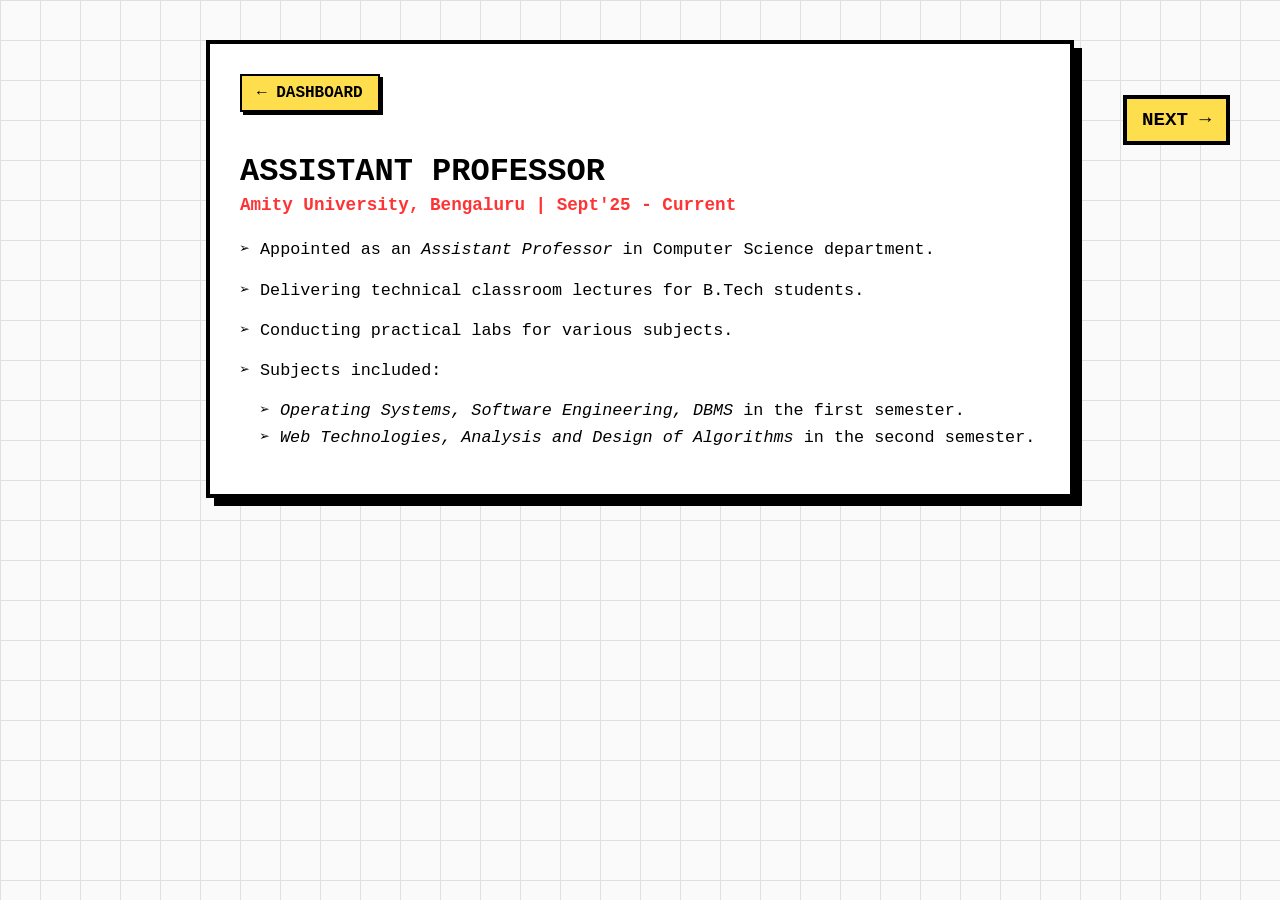
<file: work/work-amity.html>
<!DOCTYPE html>
<html lang="en">
<head>
    <meta charset="UTF-8">
    <title>Work Experience - Amity University</title>
    <link rel="stylesheet" href="work.css">
</head>
<body>

    <div class="box">
        <a href="../index.html" class="back">← DASHBOARD</a>
        <h1>Assistant Professor</h1>
        <div class="meta">Amity University, Bengaluru | Sept'25 - Current</div>
        <ul>
            <li>Appointed as an <i>Assistant Professor</i> in Computer Science department.</li>
            <li>Delivering technical classroom lectures for B.Tech students.</li>
            <li>Conducting practical labs for various subjects.</li>
            <li>Subjects included:
                <ul style="line-height:1;">
                    <br>
                    <li><i>Operating Systems, Software Engineering, DBMS</i> in the first semester.</li>
                    <li><i>Web Technologies, Analysis and Design of Algorithms</i> in the second semester.</li>
                </ul>
            </li>
        </ul>

    </div>

    <a href="work-questt.html" class="nav-side-btn nav-right">NEXT →</a>

</body>
</html>
</file>
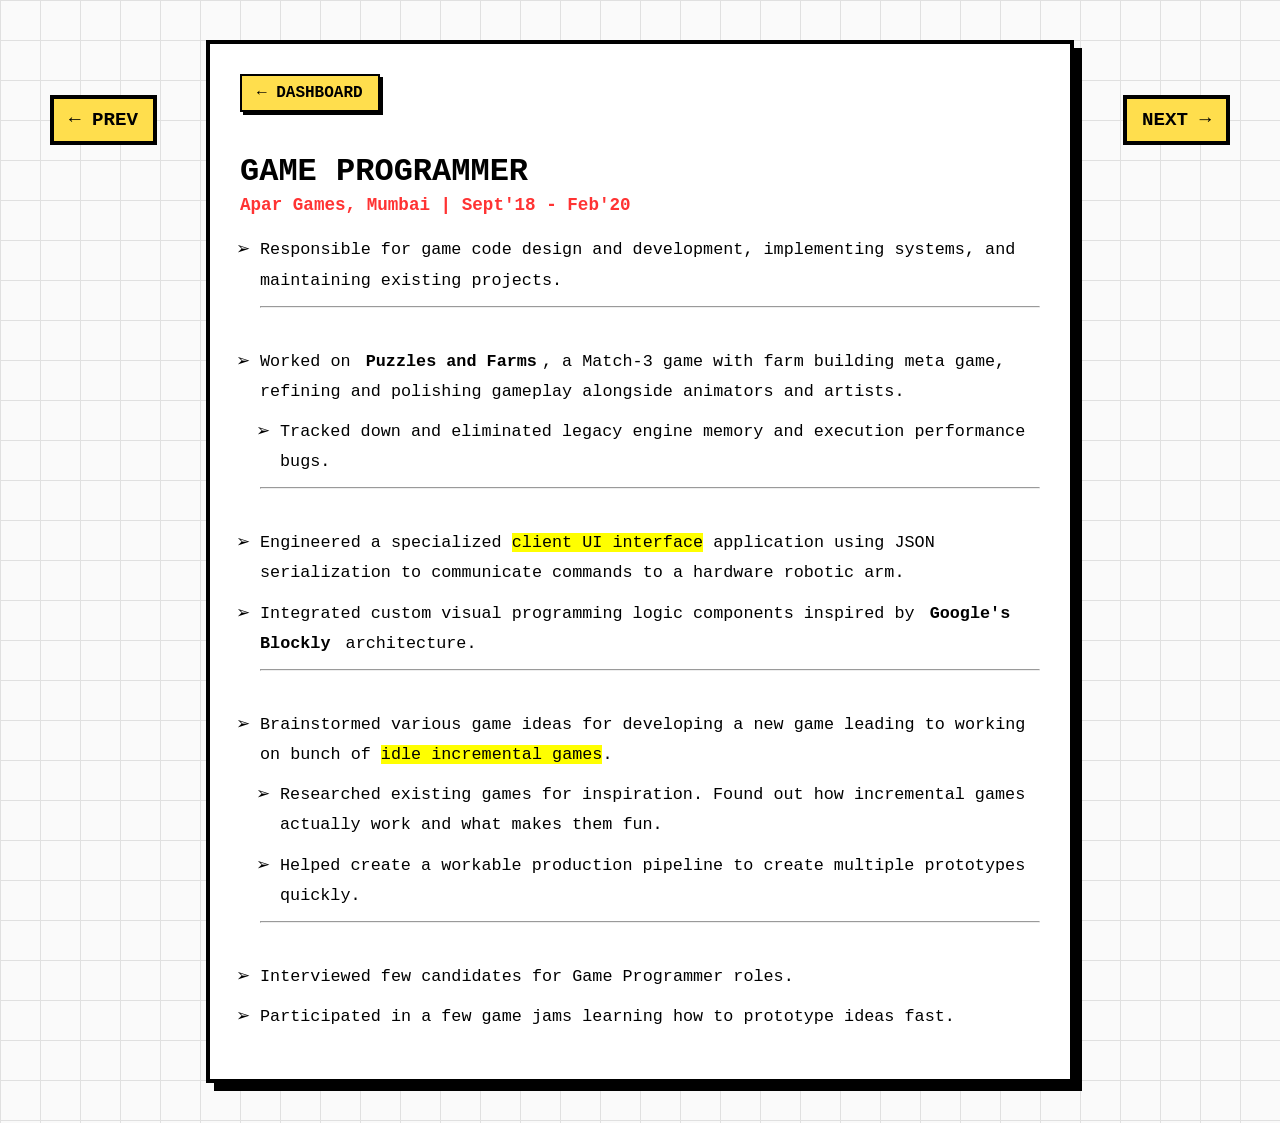
<file: work/work-apar.html>
<!DOCTYPE html>
<html lang="en">
<head>
    <meta charset="UTF-8">
    <title>Work Experience - Apar Games</title>
    <link rel="stylesheet" href="work.css">
</head>
<body>

    <a href="work-rareprob.html" class="nav-side-btn nav-left">← PREV</a>

    <div class="box">
        <a href="../index.html" class="back">← DASHBOARD</a>
        <h1>Game Programmer</h1>
        <div class="meta">Apar Games, Mumbai | Sept'18 - Feb'20</div>
        <ul>
            <li>Responsible for game code design and development, implementing systems, and maintaining existing projects.</li>
            <hr>
            <br>
            <li>Worked on <a href="">Puzzles and Farms</a>, a Match-3 game with farm building meta game, refining and polishing gameplay alongside animators and artists.</li>
                <ul>
                    <li>Tracked down and eliminated legacy engine memory and execution performance bugs.</li>
                </ul>
            <hr>
            <br>
            <li>Engineered a specialized <mark>client UI interface</mark> application using JSON serialization to communicate commands to a hardware robotic arm.</li>
            <li>Integrated custom visual programming logic components inspired by <a href="https://developers.google.com/blockly">Google's Blockly</a> architecture.</li>
            <hr>
            <br>
            <li>Brainstormed various game ideas for developing a new game leading to working on bunch of <mark>idle incremental games</mark>.</li>
                <ul>
                    <li>Researched existing games for inspiration. Found out how incremental games actually work and what makes them fun.</li>
                    <li>Helped create a workable production pipeline to create multiple prototypes quickly.</li>
                </ul>
            <hr>
            <br>
            <li>Interviewed few candidates for Game Programmer roles.</li>
            <li>Participated in a few game jams learning how to prototype ideas fast.</li>
        </ul>
    </div>

    <a href="work-ironcode.html" class="nav-side-btn nav-right">NEXT →</a>

</body>
</html>
</file>
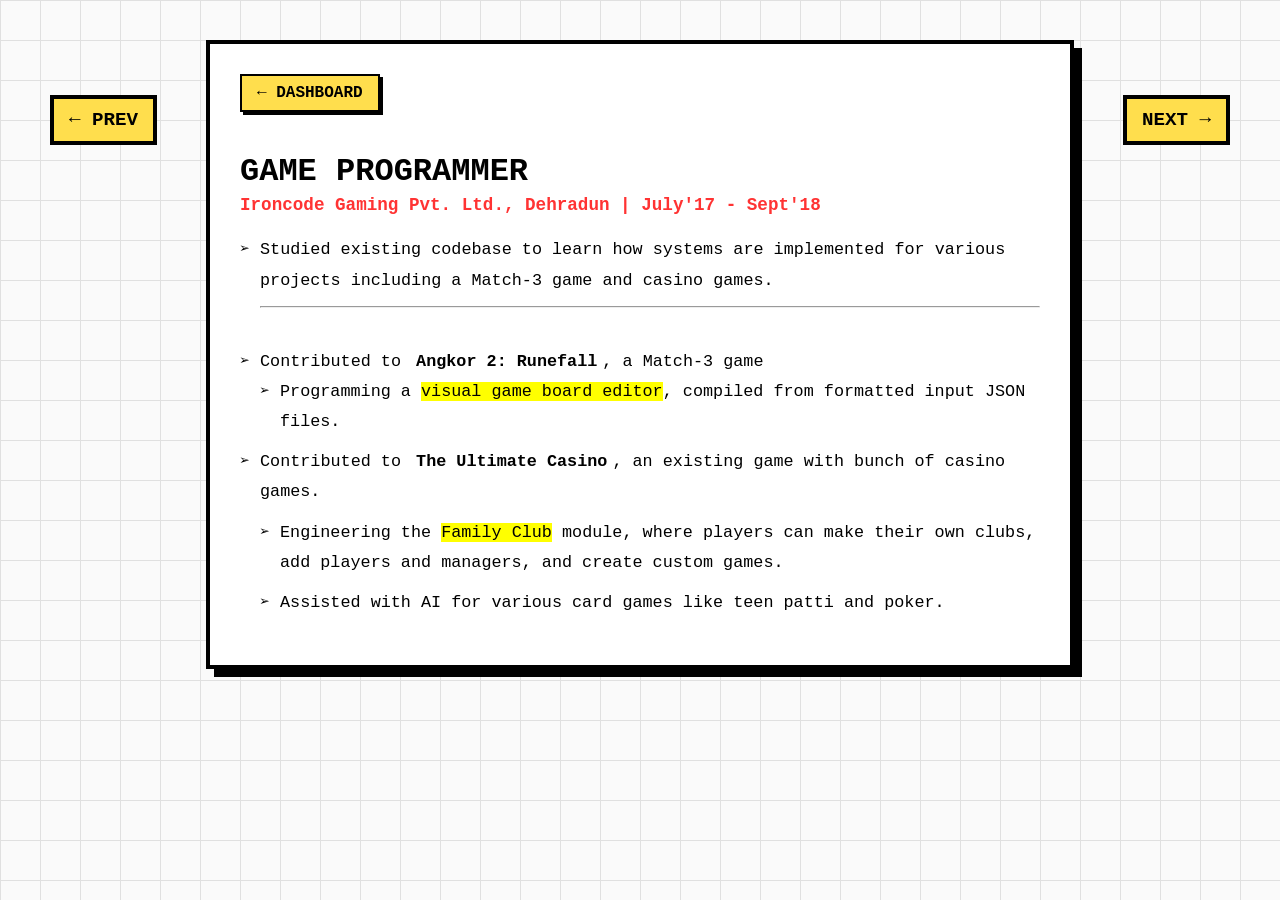
<file: work/work-ironcode.html>
<!DOCTYPE html>
<html lang="en">
<head>
    <meta charset="UTF-8">
    <title>Work Experience - Ironcode Gaming</title>
    <link rel="stylesheet" href="work.css">
</head>
<body>

    <a href="work-apar.html" class="nav-side-btn nav-left">← PREV</a>

    <div class="box">
        <a href="../index.html" class="back">← DASHBOARD</a>
        <h1>Game Programmer</h1>
        <div class="meta">Ironcode Gaming Pvt. Ltd., Dehradun | July'17 - Sept'18</div>
        <ul>
            <li>Studied existing codebase to learn how systems are implemented for various projects including a Match-3 game and casino games.</li>
            <hr>
            <br>
            <li>Contributed to <a href="">Angkor 2: Runefall</a>, a Match-3 game
                <ul>
                    <li>Programming a <mark>visual game board editor</mark>, compiled from formatted input JSON files.</li>
                </ul>
            <li>Contributed to <a href="">The Ultimate Casino</a>, an existing game with bunch of casino games.</li>
                <ul>
                    <li>Engineering the <mark>Family Club</mark> module, where players can make their own clubs, add players and managers, and create custom games.</li>
                    <li>Assisted with AI for various card games like teen patti and poker.</li>
                </ul>
        </ul>
    </div>

    <a href="work-nayidisha.html" class="nav-side-btn nav-right">NEXT →</a>

</body>
</html>
</file>
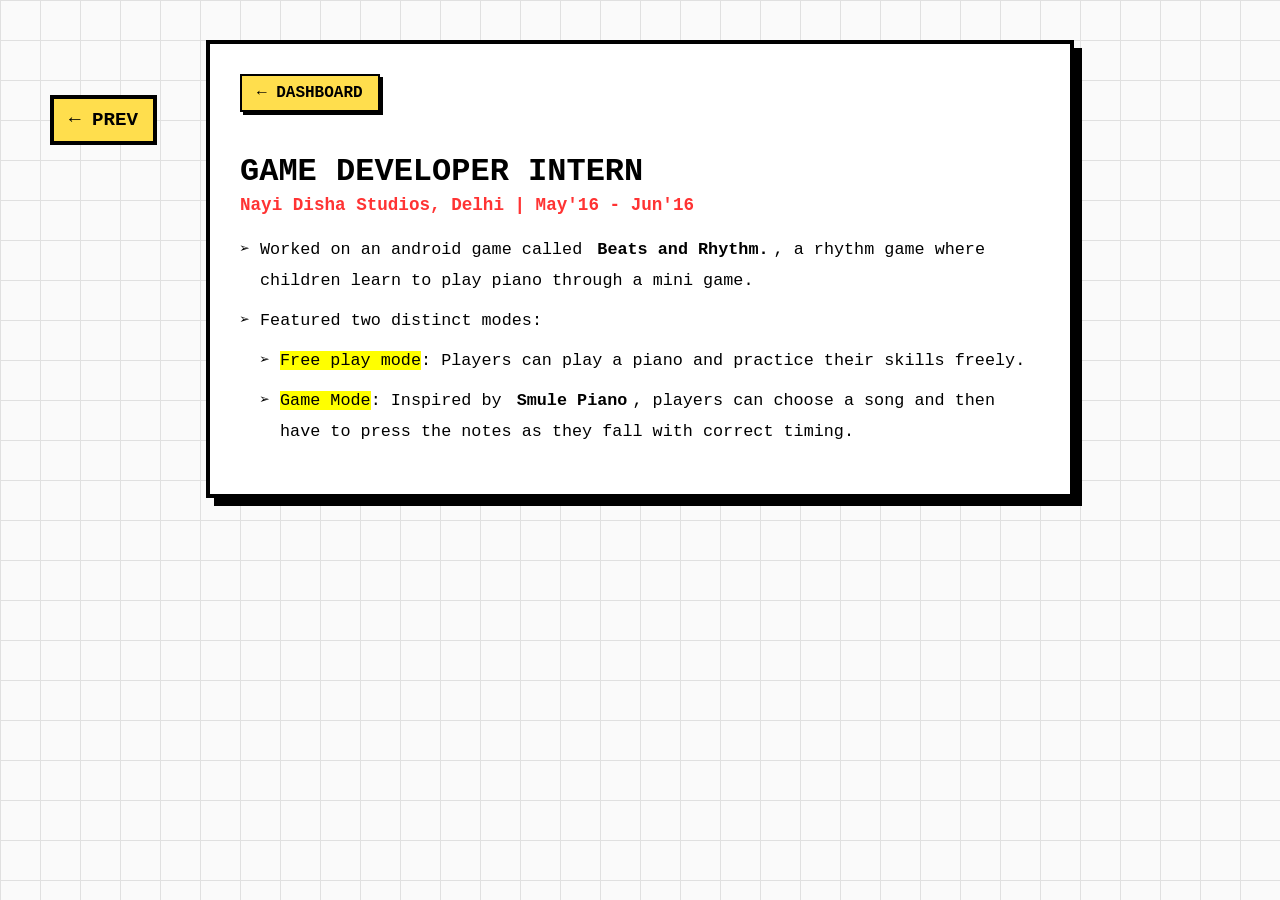
<file: work/work-nayidisha.html>
<!DOCTYPE html>
<html lang="en">
<head>
    <meta charset="UTF-8">
    <title>Work Experience - Questt</title>
    <link rel="stylesheet" href="work.css">
</head>
<body>

    <a href="work-ironcode.html" class="nav-side-btn nav-left">← PREV</a>

    <div class="box">
        <a href="../index.html" class="back">← DASHBOARD</a>
        <h1>Game Developer Intern</h1>
        <div class="meta">Nayi Disha Studios, Delhi | May'16 - Jun'16</div>
        <ul>
            <li>Worked on an android game called <a href="">Beats and Rhythm.</a>, a rhythm game where children learn to play piano through a mini game.</li>
            <li>Featured two distinct modes:</li>
            <ul>
                <li><mark>Free play mode</mark>: Players can play a piano and practice their skills freely.</li>
                <li><mark>Game Mode</mark>: Inspired by <a href="https://tinyurl.com/2yc857xf">Smule Piano</a>, 
                    players can choose a song and then have to press the notes as they fall with correct timing.</li>
            </ul>
        </ul>
    </div>
</body>
</html>
</file>
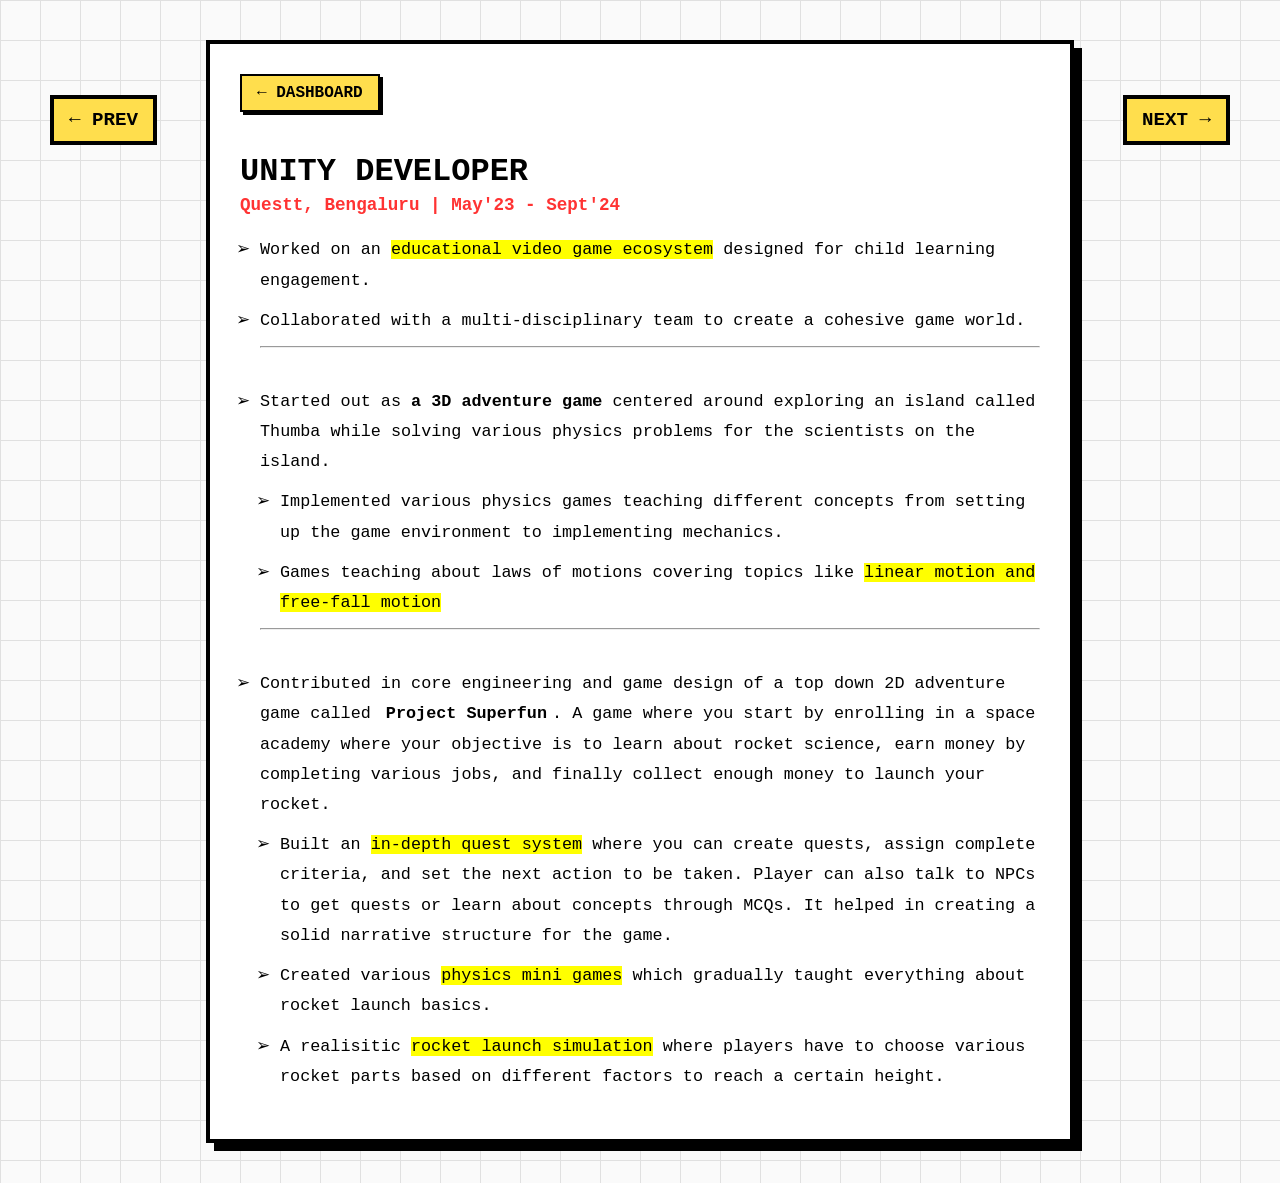
<file: work/work-questt.html>
<!DOCTYPE html>
<html lang="en">
<head>
    <meta charset="UTF-8">
    <title>Work Experience - Questt</title>
    <link rel="stylesheet" href="work.css">
</head>
<body>

    <a href="work-amity.html" class="nav-side-btn nav-left">← PREV</a>

    <div class="box">
        <a href="../index.html" class="back">← DASHBOARD</a>
        <h1>Unity Developer</h1>
        <div class="meta">Questt, Bengaluru | May'23 - Sept'24</div>
        <ul>
            <li>Worked on an <mark>educational video game ecosystem</mark> designed for child learning engagement.</li>
            <li>Collaborated with a multi-disciplinary team to create a cohesive game world.</li>
            <hr>
            <br>
            <li>Started out as <b>a 3D adventure game</b> centered around exploring an island called Thumba while solving various 
                physics problems for the scientists on the island.</li>
                <ul>
                    <li>Implemented various physics games teaching different concepts from setting up the game environment to implementing mechanics.</li>
                    <li>Games teaching about laws of motions covering topics like <mark>linear motion and free-fall motion</mark></li>
                </ul>
            <hr>
            <br>
            <li>Contributed in core engineering and game design of a top down 2D adventure game called <a href="">Project Superfun</a>.
                A game where you start by enrolling in a space academy where your objective is to learn about rocket science, earn money by completing various jobs,
                and finally collect enough money to launch your rocket.</li>
            <ul>
                <li>Built an <mark>in-depth quest system</mark> where you can create quests, assign complete criteria, and set the next action to be taken.
                    Player can also talk to NPCs to get quests or learn about concepts through MCQs. 
                    It helped in creating a solid narrative structure for the game.</li>
                <li>Created various <mark>physics mini games</mark> which gradually taught everything about rocket launch basics.</li>
                <li>A realisitic <mark>rocket launch simulation</mark> where players have to choose various rocket parts based on different factors
                    to reach a certain height.</li>
            </ul>
            
        </ul>
    </div>

    <a href="work-rareprob.html" class="nav-side-btn nav-right">NEXT →</a>

</body>
</html>
</file>
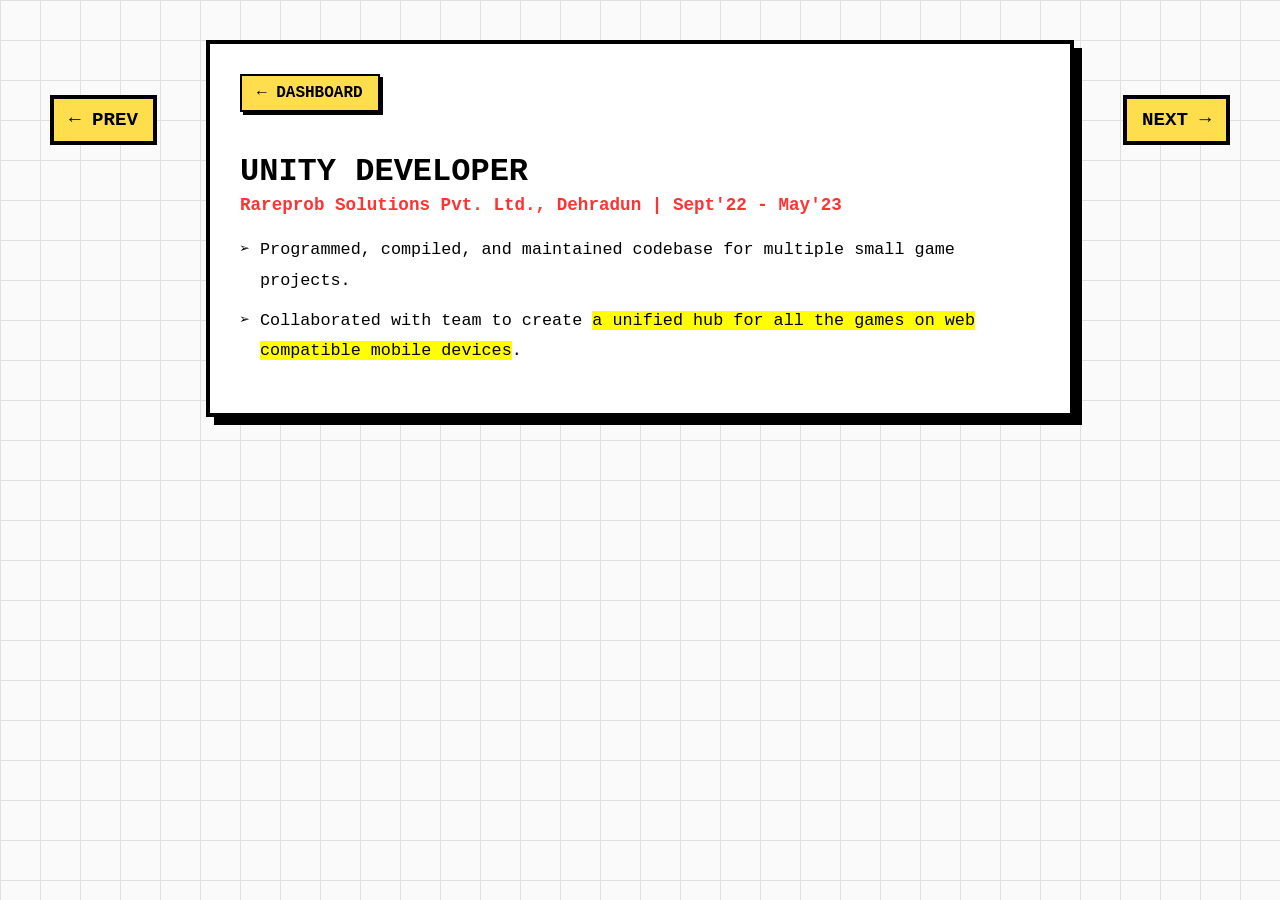
<file: work/work-rareprob.html>
<!DOCTYPE html>
<html lang="en">
<head>
    <meta charset="UTF-8">
    <title>Work Experience - Rareprob Solutions</title>
    <link rel="stylesheet" href="work.css">
</head>
<body>

    <a href="work-questt.html" class="nav-side-btn nav-left">← PREV</a>

    <div class="box">
        <a href="../index.html" class="back">← DASHBOARD</a>
        <h1>Unity Developer</h1>
        <div class="meta">Rareprob Solutions Pvt. Ltd., Dehradun | Sept'22 - May'23</div>
        <ul>
            <li>Programmed, compiled, and maintained codebase for multiple small game projects.</li>
            <li>Collaborated with team to create <mark>a unified hub for all the games on web compatible mobile devices</mark>.</li>
        </ul>
    </div>

    <a href="work-apar.html" class="nav-side-btn nav-right">NEXT →</a>

</body>
</html>
</file>
<file: work/work.css>
body { 
    background-color: #f0f0f0; 
    font-family: 'Courier New', monospace; 
    padding: 40px; 
    display: flex; 
    justify-content: center; 
    position: relative;

    background-color: #fafafa;
    /* Creates a subtle blueprint grid pattern */
    background-image: 
        linear-gradient(#e0e0e0 1px, transparent 1px),
        linear-gradient(90deg, #e0e0e0 1px, transparent 1px);
    background-size: 40px 40px; /* Adjust the size of the square grid blocks */
    
    margin: 0;
    padding: 0;
}

.box { 
    background: white; 
    border: 4px solid black; 
    box-shadow: 8px 8px 0px black; 
    padding: 30px; 
    max-width: 800px; 
    width: 100%; 
    margin: 40px auto;
}

.back { 
    display: inline-block; 
    padding: 8px 15px; 
    border: 2px solid black; 
    background: #FFDE4D; 
    text-decoration: none; 
    color: black; 
    font-weight: bold; 
    margin-bottom: 20px; 
    box-shadow: 3px 3px 0px black; 
}

h1 { 
    font-size: 2rem; 
    text-transform: uppercase; 
    margin-bottom: 5px; 
}

.meta { 
    font-size: 1.1rem; 
    font-weight: bold; 
    color: #ff3333; 
    margin-bottom: 20px; 
}

ul { 
    list-style: "➢ "; 
    padding-left: 20px; 
    line-height: 1.8; 
    font-size: 1.05rem; 
}

dt { 
    list-style: "➢ "; 
    padding-left: 20px; 
    line-height: 1.8; 
    font-size: 1.05rem; 
}

dd { 
    list-style: "- "; 
    padding-left: 20px; 
    line-height: 1.8; 
    font-size: 0.75rem; 
}

li { 
    margin-bottom: 10px; 
}

mark
{
    padding: 0px;
}

a {
    text-decoration: none;
    padding: 5px;
    color: #000000;
    font-weight: bold;
}

a:hover {
    background-color: #FFDE4D;
}

/* SIDE NAVIGATION CONTROLS */
.nav-side-btn {
    position: fixed;
    top: 120px;
    transform: translateY(-50%);
    background: #FFDE4D; 
    border: 4px solid #000000;
    padding: 10px 15px;
    font-size: 1.2rem;
    font-weight: bold;
    text-decoration: none;
    color: #000000;
    cursor: pointer;
    transition: all 0.1s ease;
    z-index: 10;
}

.nav-side-btn:hover {
    background: #ffeea0; 
    transform: translateY(-53%) translate(-2px, -2px);
    box-shadow: 6px 6px 0px #000000;
}

.nav-side-btn:active {
    transform: translateY(-47%) translate(2px, 2px);
    box-shadow: 1px 1px 0px #000000;
}

.nav-left {
    left: 50px;
}

.nav-right {
    right: 50px;
}

/* Responsive safety fallback for smaller screen viewports */
@media (max-width: 1024px) {
    body {
        padding: 20px;
        flex-direction: column;
        align-items: center;
    }
    .nav-side-btn {
        position: static;
        transform: none;
        display: inline-block;
        margin: 10px;
        text-align: center;
        width: calc(50% - 20px);
    }
    .nav-side-btn:hover, .nav-side-btn:active {
        transform: none;
    }
    .nav-container-mobile {
        display: flex;
        width: 100%;
        max-width: 800px;
        justify-content: space-between;
        margin-top: 20px;
    }
}

@media (min-width: 1025px) {
    .nav-container-mobile {
        display: contents;
    }
}
</file>
